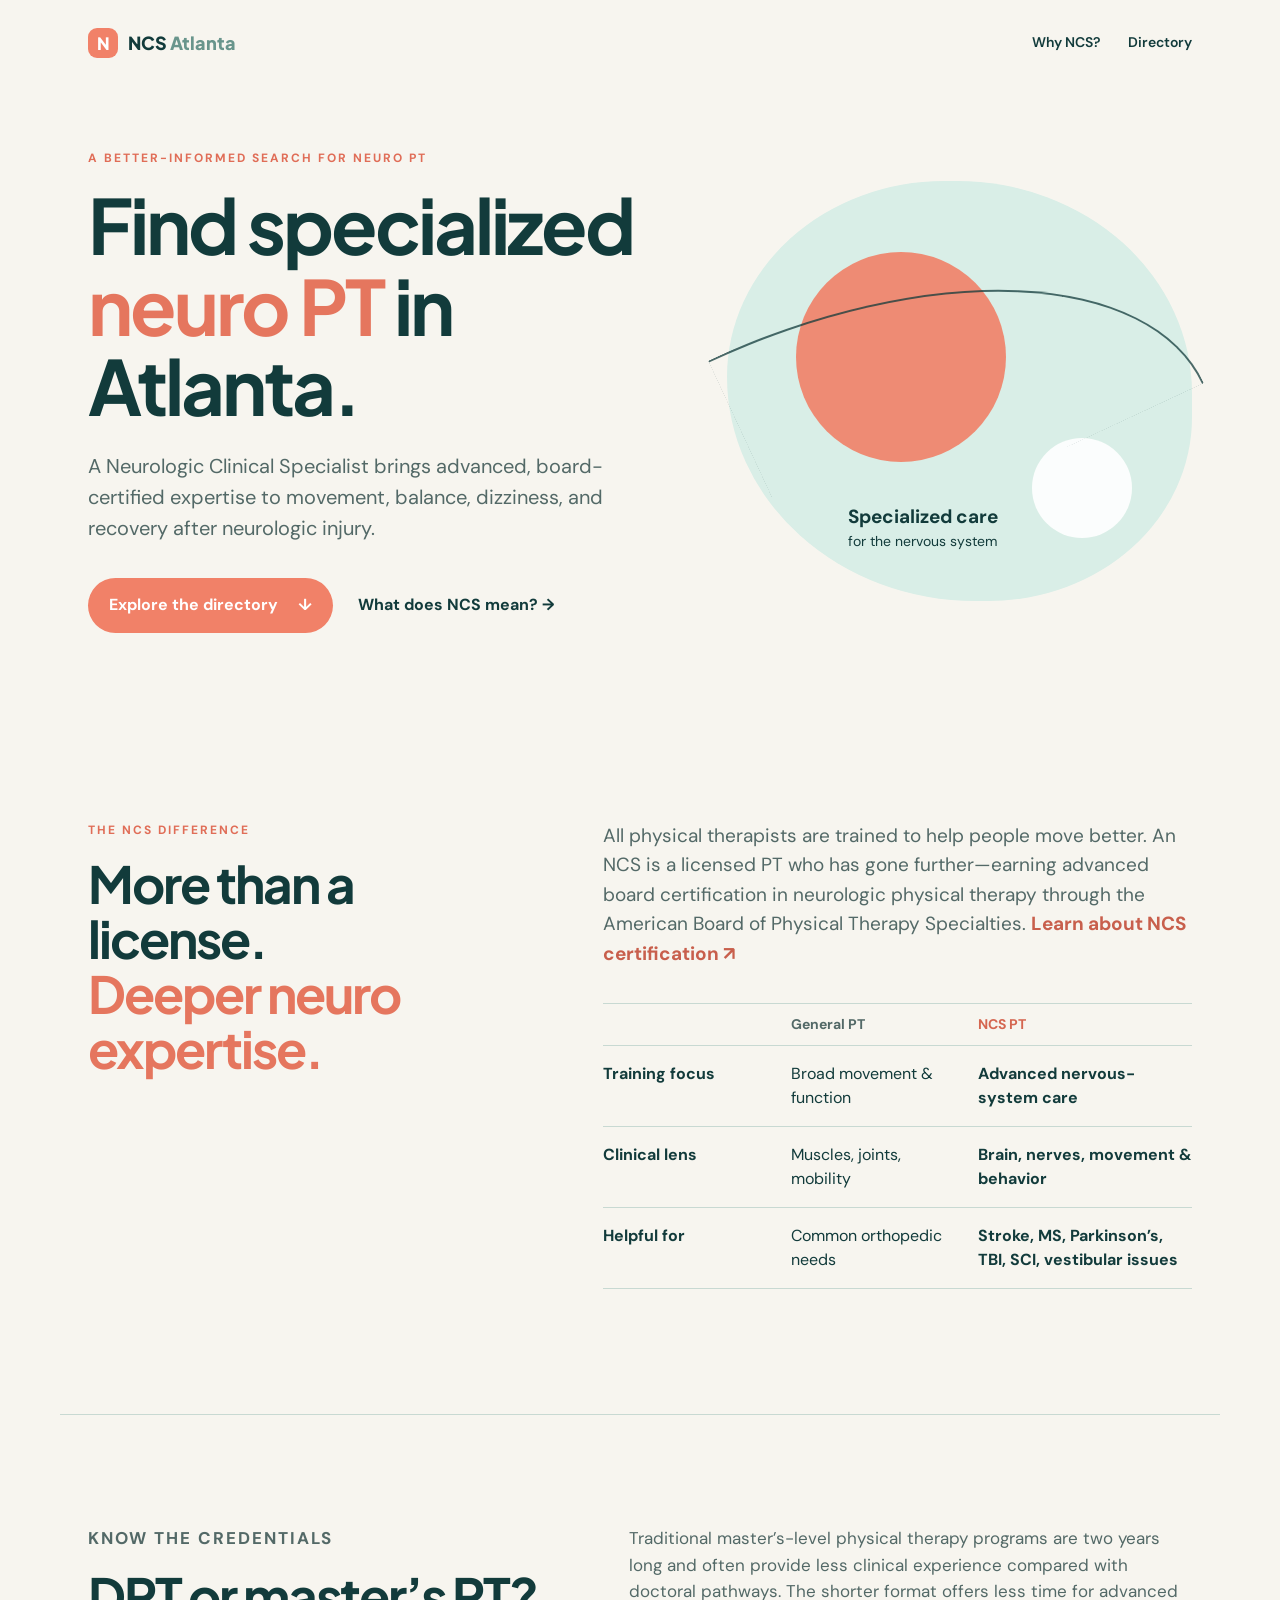
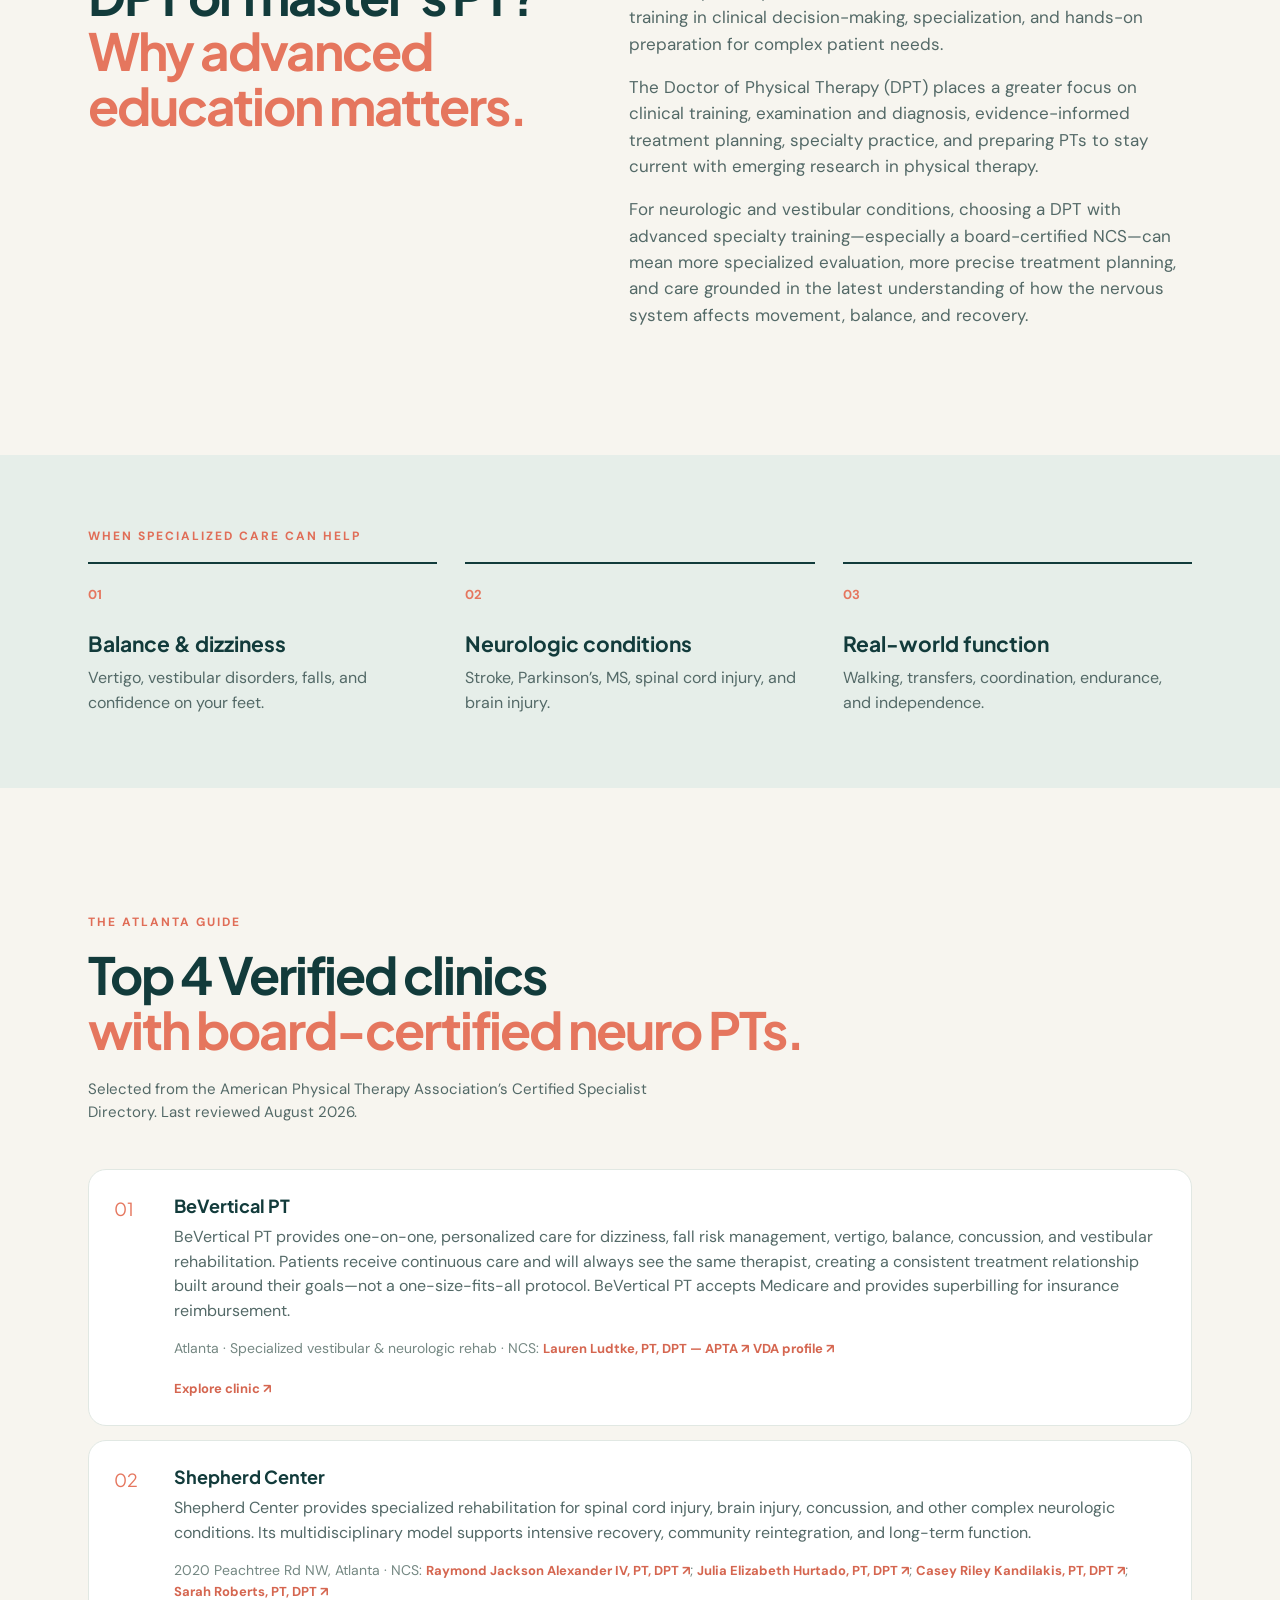
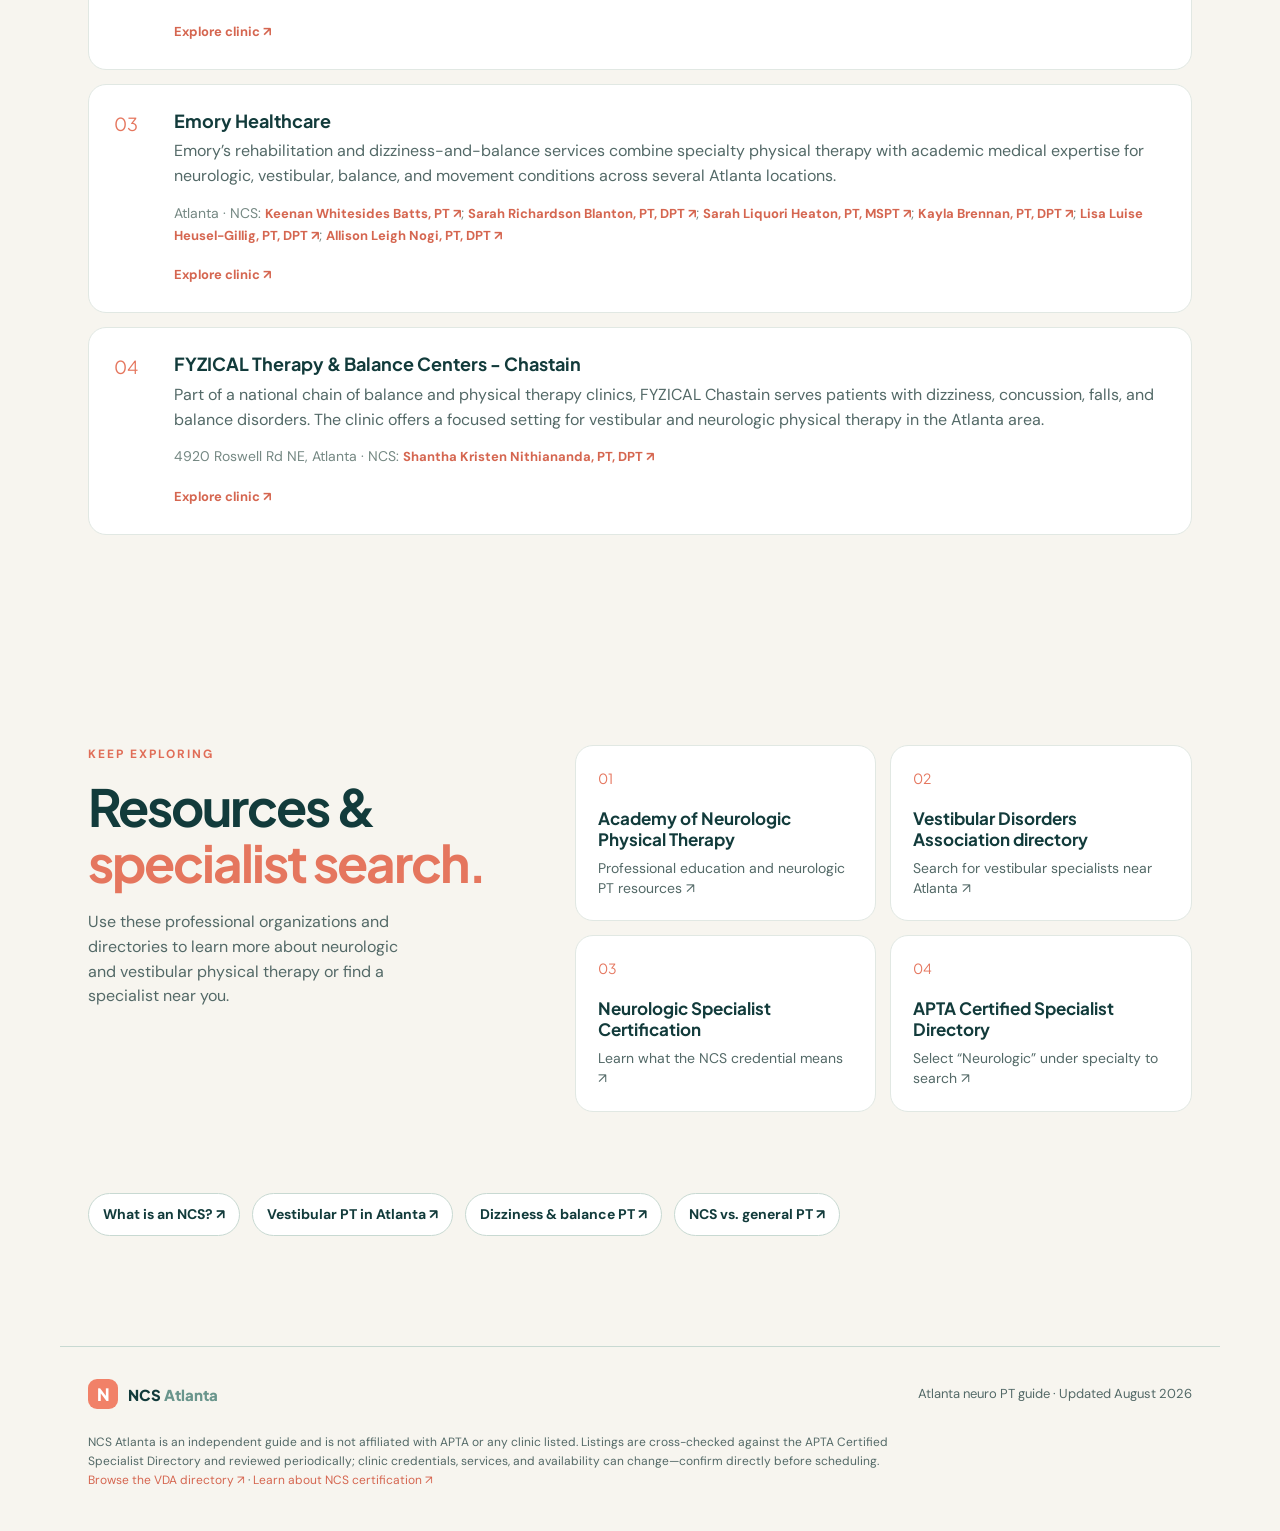
<file: index.html>
<!doctype html>
<html lang="en">
<head>
  <meta charset="utf-8">
  <meta name="viewport" content="width=device-width, initial-scale=1">
  <title>Atlanta NCS Physical Therapy Guide | NCS Atlanta</title>
  <meta name="description" content="Find board-certified neurologic physical therapists in Atlanta. Compare verified NCS clinics and learn about vestibular, dizziness, balance, stroke, and neuro PT care.">
  <link rel="canonical" href="https://ncsatlanta.com/">
  <meta property="og:type" content="website">
  <meta property="og:url" content="https://ncsatlanta.com/">
  <meta property="og:title" content="Atlanta NCS Physical Therapy Guide | NCS Atlanta">
  <meta property="og:description" content="Verified Atlanta clinics with board-certified neurologic physical therapists.">
  <meta name="twitter:card" content="summary">
  <meta name="twitter:title" content="Atlanta NCS Physical Therapy Guide | NCS Atlanta">
  <meta name="twitter:description" content="Verified Atlanta clinics with board-certified neurologic physical therapists.">
  <meta name="theme-color" content="#0e3b3b">
  <link rel="preconnect" href="https://fonts.googleapis.com">
  <link rel="preconnect" href="https://fonts.gstatic.com" crossorigin>
  <link href="https://fonts.googleapis.com/css2?family=DM+Sans:wght@400;500;600;700&family=Plus+Jakarta+Sans:wght@700;800&display=swap" rel="stylesheet">
  <link rel="stylesheet" href="styles.css">
  <link rel="stylesheet" href="directory.css">
  <script type="application/ld+json">
  {"@context":"https://schema.org","@graph":[
    {"@type":"WebSite","name":"NCS Atlanta","url":"https://ncsatlanta.com/","description":"Atlanta guide to board-certified neurologic physical therapy resources and verified clinics."},
    {"@type":"ItemList","name":"Verified Atlanta clinics with board-certified neurologic physical therapists","numberOfItems":4,"itemListElement":[
      {"@type":"ListItem","position":1,"name":"BeVertical PT","url":"https://beverticalpt.com/"},
      {"@type":"ListItem","position":2,"name":"Shepherd Center","url":"https://shepherd.org/"},
      {"@type":"ListItem","position":3,"name":"Emory Healthcare","url":"https://med.emory.edu/departments/rehabilitation-medicine/dpt/clinical/index.html"},
      {"@type":"ListItem","position":4,"name":"FYZICAL Therapy & Balance Centers - Chastain","url":"https://www.fyzical.com/chastain"}
    ]}
  ]}
  </script>
</head>
<body>
  <header class="site-header">
    <a class="brand" href="#top" aria-label="NCS Atlanta home"><span class="brand-mark">N</span><span>NCS <em>Atlanta</em></span></a>
    <nav aria-label="Main navigation"><a href="#why-ncs">Why NCS?</a><a href="#directory">Directory</a></nav>
  </header>

  <main id="top">
    <section class="hero wrap">
      <div class="hero-copy"><p class="eyebrow">A better-informed search for neuro PT</p><h1>Find specialized <span>neuro PT</span> in Atlanta.</h1><p class="lede">A Neurologic Clinical Specialist brings advanced, board-certified expertise to movement, balance, dizziness, and recovery after neurologic injury.</p><div class="hero-actions"><a class="button button-primary" href="#directory">Explore the directory <span>↓</span></a><a class="text-link" href="#why-ncs">What does NCS mean? <span>→</span></a></div></div>
      <div class="hero-art" aria-label="Abstract illustration of balance and movement"><div class="orb orb-a"></div><div class="orb orb-b"></div><div class="path-line"></div><div class="art-label"><strong>Specialized care</strong><br>for the nervous system</div></div>
    </section>

    <section id="why-ncs" class="why wrap"><div class="section-intro"><p class="eyebrow">The NCS difference</p><h2>More than a license.<br><span>Deeper neuro expertise.</span></h2></div><div class="why-copy"><p>All physical therapists are trained to help people move better. An NCS is a licensed PT who has gone further—earning advanced board certification in neurologic physical therapy through the American Board of Physical Therapy Specialties. <a class="source-link" href="https://www.neuropt.org/professional-resources/neurologic-specialist-certification" target="_blank" rel="noopener">Learn about NCS certification ↗</a></p><div class="compare"><div class="compare-row header"><span></span><b>General PT</b><b class="accent">NCS PT</b></div><div class="compare-row"><span>Training focus</span><span>Broad movement &amp; function</span><strong>Advanced nervous-system care</strong></div><div class="compare-row"><span>Clinical lens</span><span>Muscles, joints, mobility</span><strong>Brain, nerves, movement &amp; behavior</strong></div><div class="compare-row"><span>Helpful for</span><span>Common orthopedic needs</span><strong>Stroke, MS, Parkinson’s, TBI, SCI, vestibular issues</strong></div></div></div></section>

    <section class="education wrap"><div><p class="eyebrow">Know the credentials</p><h2>DPT or master’s PT?<br><span>Why advanced education matters.</span></h2></div><div><p>Traditional master’s-level physical therapy programs are two years long and often provide less clinical experience compared with doctoral pathways. The shorter format offers less time for advanced training in clinical decision-making, specialization, and hands-on preparation for complex patient needs.</p><p>The Doctor of Physical Therapy (DPT) places a greater focus on clinical training, examination and diagnosis, evidence-informed treatment planning, specialty practice, and preparing PTs to stay current with emerging research in physical therapy.</p><p>For neurologic and vestibular conditions, choosing a DPT with advanced specialty training—especially a board-certified NCS—can mean more specialized evaluation, more precise treatment planning, and care grounded in the latest understanding of how the nervous system affects movement, balance, and recovery.</p></div></section>

    <section class="conditions"><div class="wrap"><p class="eyebrow">When specialized care can help</p><div class="condition-grid"><div><b>01</b><h3>Balance &amp; dizziness</h3><p>Vertigo, vestibular disorders, falls, and confidence on your feet.</p></div><div><b>02</b><h3>Neurologic conditions</h3><p>Stroke, Parkinson’s, MS, spinal cord injury, and brain injury.</p></div><div><b>03</b><h3>Real-world function</h3><p>Walking, transfers, coordination, endurance, and independence.</p></div></div></div></section>

    <section id="directory" class="directory wrap"><div class="directory-head"><div><p class="eyebrow">The Atlanta guide</p><h2>Top 4 Verified clinics<br><span>with board-certified neuro PTs.</span></h2><p class="directory-proof">Selected from the American Physical Therapy Association’s Certified Specialist Directory. Last reviewed August 2026.</p></div></div><div class="cards">
      <article class="clinic-card"><div class="rank">01</div><div class="card-main"><h3>BeVertical PT</h3><p>BeVertical PT provides one-on-one, personalized care for dizziness, fall risk management, vertigo, balance, concussion, and vestibular rehabilitation. Patients receive continuous care and will always see the same therapist, creating a consistent treatment relationship built around their goals—not a one-size-fits-all protocol. BeVertical PT accepts Medicare and provides superbilling for insurance reimbursement.</p><div class="card-meta">Atlanta · Specialized vestibular &amp; neurologic rehab · NCS: <a class="pt-link" href="https://aptaapps.apta.org/APTAPtDirectory/DirectoryDetails.aspx?ID=0x01000000d36b2cfcbeaf1c69591cb0fd660ed1a447fc4bf48834a19a4a1dc1ec004069240dacb7453904b501aafa2500bbd38bc76b52a7660583849eb319be465d92747c2fdf9d4d0a36a0190f5c0803ddbdfa8ea2b1a156c60388af" target="_blank" rel="noopener">Lauren Ludtke, PT, DPT — APTA ↗</a> <a class="pt-link" href="https://vestibular.org/members/laurenludtke/?origin=Healthcare-Directory" target="_blank" rel="noopener">VDA profile ↗</a></div><a href="https://beverticalpt.com/" target="_blank" rel="noopener">Explore clinic <span>↗</span></a></div></article>
      <article class="clinic-card"><div class="rank">02</div><div class="card-main"><h3>Shepherd Center</h3><p>Shepherd Center provides specialized rehabilitation for spinal cord injury, brain injury, concussion, and other complex neurologic conditions. Its multidisciplinary model supports intensive recovery, community reintegration, and long-term function.</p><div class="card-meta">2020 Peachtree Rd NW, Atlanta · NCS: <a class="pt-link" href="https://aptaapps.apta.org/APTAPtDirectory/DirectoryDetails.aspx?ID=0x010000003b90d3108de8f9d00db81b7f31b2567f17ec53bbc18335f0739f030fa44b2cd798347b0aeec061e39b1c35a6e5cedfbc57d799dee5d30540dfaf48b1341bececa2a92f73812c0d62ade6fa964cab459d5628184b818869fe" target="_blank" rel="noopener">Raymond Jackson Alexander IV, PT, DPT ↗</a>; <a class="pt-link" href="https://aptaapps.apta.org/APTAPtDirectory/DirectoryDetails.aspx?ID=0x010000003c12162caf8fa869335a0a1a7bf0a98491e6bf3d1f3bd5c4a731fb7fd787a64d79580de31b066b0b2fa55cbf8b1cafd891ac186e6e4c0bd1a1ecc6e9ad908b78d50b25f98bb704fea5019aec34a76cbe3199fb4b50294e51" target="_blank" rel="noopener">Julia Elizabeth Hurtado, PT, DPT ↗</a>; <a class="pt-link" href="https://aptaapps.apta.org/APTAPtDirectory/DirectoryDetails.aspx?ID=0x01000000f4a48007574b2443b288204297f18014b5b41ab3c5760074c0cc86692b9d00dfd9f0bbf950fd44b8a63ca7617468a9838e1dad2c098fb8029ce335d3f2327e0bb994a2169d345cbf4bc6b8f669813d1f2f5200a2ec45cbfb" target="_blank" rel="noopener">Casey Riley Kandilakis, PT, DPT ↗</a>; <a class="pt-link" href="https://aptaapps.apta.org/APTAPtDirectory/DirectoryDetails.aspx?ID=0x01000000af2ac74226b83af12283c3137f1740d091d13a36a19515db30a877c42855201a399298839797c1c1c2bf240657e741a934ae9069d4e20f282130113e2fccebb4f1888eda854087cff196c22fd80a3b990eb14a1cbe1c0b77" target="_blank" rel="noopener">Sarah Roberts, PT, DPT ↗</a></div><a href="https://shepherd.org/" target="_blank" rel="noopener">Explore clinic <span>↗</span></a></div></article>
      <article class="clinic-card"><div class="rank">03</div><div class="card-main"><h3>Emory Healthcare</h3><p>Emory’s rehabilitation and dizziness-and-balance services combine specialty physical therapy with academic medical expertise for neurologic, vestibular, balance, and movement conditions across several Atlanta locations.</p><div class="card-meta">Atlanta · NCS: <a class="pt-link" href="https://aptaapps.apta.org/APTAPtDirectory/DirectoryDetails.aspx?ID=0x01000000e09d5febe6b6def9f70d8baf3a3bb6c6fd78a249bf04fb58d91c69ce7cf88b115d02d7793ab91778d1db52a4e2833dc8059b716bfa9f74899a23b1e3f3780d74ee5ae6c77e6de9af5af38bd54bcd8ff109d68fc3584d119a" target="_blank" rel="noopener">Keenan Whitesides Batts, PT ↗</a>; <a class="pt-link" href="https://aptaapps.apta.org/APTAPtDirectory/DirectoryDetails.aspx?ID=0x010000008d5772d63ecc18eee325b2de47a9a4c8168b45101ab295747a479cfbdc8afe58dd542d09ef81f2800e70ce3d7be9184e5e21223c43424a339f68b35656103cdc342fa177eab12fd017e84d9936531138fac4ef5783e5a157" target="_blank" rel="noopener">Sarah Richardson Blanton, PT, DPT ↗</a>; <a class="pt-link" href="https://aptaapps.apta.org/APTAPtDirectory/DirectoryDetails.aspx?ID=0x01000000c18cfca39fe2f2027bb64411c05dcc63e1746068fb423101b4f6e86a5d24b857c121db7bb93093194ac3c8999d5d74f3a868457727dc41b135c1e89094dcc14726910d6348b5a14982339cfafbd717a07e78d5128d28f946" target="_blank" rel="noopener">Sarah Liquori Heaton, PT, MSPT ↗</a>; <a class="pt-link" href="https://aptaapps.apta.org/APTAPtDirectory/DirectoryDetails.aspx?ID=0x01000000e1e516b60ddd5f482429e4023c229bdfe63df7fdce2e513f44672a3d1e5b31afe42048aa8dde42593c0b958eadb849cc9d0523eaf69ee329418254680a1ce545a8674f863e2ba78d9a6c1e63e25432d69df00373eddb5058" target="_blank" rel="noopener">Kayla Brennan, PT, DPT ↗</a>; <a class="pt-link" href="https://aptaapps.apta.org/APTAPtDirectory/DirectoryDetails.aspx?ID=0x010000002dc497c32ec8c1cfbee0f6c0d4f940b88d1dbaa0f17cc8975a3e42dfd37ec3e8ac98ca3e5f68e95fb6ffda20188c2cc7c3de3fbbc311728aed15d92bd8909d62fcd1b5c440d2de06409a28c65d672fafb62352f354acac9d" target="_blank" rel="noopener">Lisa Luise Heusel-Gillig, PT, DPT ↗</a>; <a class="pt-link" href="https://aptaapps.apta.org/APTAPtDirectory/DirectoryDetails.aspx?ID=0x01000000d2d00bf39a3d5818ca83a068ef3dff6cd512a6753315b4c5025f403d4cbf31633649702e1d4a167b3780cb0838d437ee8f4acb7682f27620179b977df4d4f11ad923f582bd2e3a8075bf86bd26e31955c99c968dd7b39e3b" target="_blank" rel="noopener">Allison Leigh Nogi, PT, DPT ↗</a></div><a href="https://med.emory.edu/departments/rehabilitation-medicine/dpt/clinical/index.html" target="_blank" rel="noopener">Explore clinic <span>↗</span></a></div></article>
      <article class="clinic-card"><div class="rank">04</div><div class="card-main"><h3>FYZICAL Therapy &amp; Balance Centers - Chastain</h3><p>Part of a national chain of balance and physical therapy clinics, FYZICAL Chastain serves patients with dizziness, concussion, falls, and balance disorders. The clinic offers a focused setting for vestibular and neurologic physical therapy in the Atlanta area.</p><div class="card-meta">4920 Roswell Rd NE, Atlanta · NCS: <a class="pt-link" href="https://aptaapps.apta.org/APTAPtDirectory/DirectoryDetails.aspx?ID=0x01000000d2f7a1ea1e4a1bad0a12fba4d6d881e4304510293af49f37c35696ea75040d4c674e6ca6dd8460be1d5d9838fd3269806019f086e5a3d3965ac4f136b703ca95e989cf6a4ce3d73fb4bd076ca9e99247e7beb8d0b4314d17" target="_blank" rel="noopener">Shantha Kristen Nithiananda, PT, DPT ↗</a></div><a href="https://www.fyzical.com/chastain" target="_blank" rel="noopener">Explore clinic <span>↗</span></a></div></article>
    </div></section>

    <section class="resources wrap" id="resources"><div class="resources-heading"><p class="eyebrow">Keep exploring</p><h2>Resources &amp;<br><span>specialist search.</span></h2><p>Use these professional organizations and directories to learn more about neurologic and vestibular physical therapy or find a specialist near you.</p></div><div class="resource-links"><a href="https://www.neuropt.org" target="_blank" rel="noopener"><span>01</span><strong>Academy of Neurologic Physical Therapy</strong><small>Professional education and neurologic PT resources ↗</small></a><a href="https://vestibular.org/healthcare-directory/?_distance=33.7501275%2C-84.3885209%2C10%2CAtlanta%252C%2520GA%252C%2520USA" target="_blank" rel="noopener"><span>02</span><strong>Vestibular Disorders Association directory</strong><small>Search for vestibular specialists near Atlanta ↗</small></a><a href="https://www.neuropt.org/professional-resources/neurologic-specialist-certification" target="_blank" rel="noopener"><span>03</span><strong>Neurologic Specialist Certification</strong><small>Learn what the NCS credential means ↗</small></a><a href="https://aptaapps.apta.org/APTAPtDirectory/CertifiedSpecialistDirectory.aspx" target="_blank" rel="noopener"><span>04</span><strong>APTA Certified Specialist Directory</strong><small>Select “Neurologic” under specialty to search ↗</small></a></div><div class="topic-links" aria-label="Atlanta neuro PT guides"><a href="what-is-an-ncs.html">What is an NCS? ↗</a><a href="vestibular-physical-therapy-atlanta.html">Vestibular PT in Atlanta ↗</a><a href="dizziness-balance-physical-therapy-atlanta.html">Dizziness &amp; balance PT ↗</a><a href="ncs-vs-general-physical-therapy.html">NCS vs. general PT ↗</a></div></section>

  </main>
  <footer class="footer wrap"><div class="brand"><span class="brand-mark">N</span><span>NCS <em>Atlanta</em></span></div><p>Atlanta neuro PT guide · Updated August 2026</p><p class="small">NCS Atlanta is an independent guide and is not affiliated with APTA or any clinic listed. Listings are cross-checked against the APTA Certified Specialist Directory and reviewed periodically; clinic credentials, services, and availability can change—confirm directly before scheduling. <a href="https://vestibular.org/healthcare-directory/?_distance=33.7501275%2C-84.3885209%2C10%2CAtlanta%252C%2520GA%252C%2520USA" target="_blank" rel="noopener">Browse the VDA directory ↗</a> · <a href="https://www.neuropt.org/professional-resources/neurologic-specialist-certification" target="_blank" rel="noopener">Learn about NCS certification ↗</a></p></footer>
<script>
  const clinicLinks = {
    'BeVertical PT': 'https://beverticalpt.com/',
    'Shepherd Center': 'https://shepherd.org/',
    'Emory Healthcare': 'https://med.emory.edu/departments/rehabilitation-medicine/dpt/clinical/index.html',
    'FYZICAL Therapy & Balance Centers - Chastain': 'https://www.fyzical.com/chastain'
  };
  document.querySelectorAll('.clinic-card h3').forEach((heading) => {
    const name = heading.textContent.trim();
    const url = clinicLinks[name];
    if (!url) return;
    const link = document.createElement('a');
    link.className = 'clinic-name';
    link.href = url;
    link.target = '_blank';
    link.rel = 'noopener';
    link.textContent = name;
    heading.replaceChildren(link);
  });
</script>
</body>
</html>
</file>
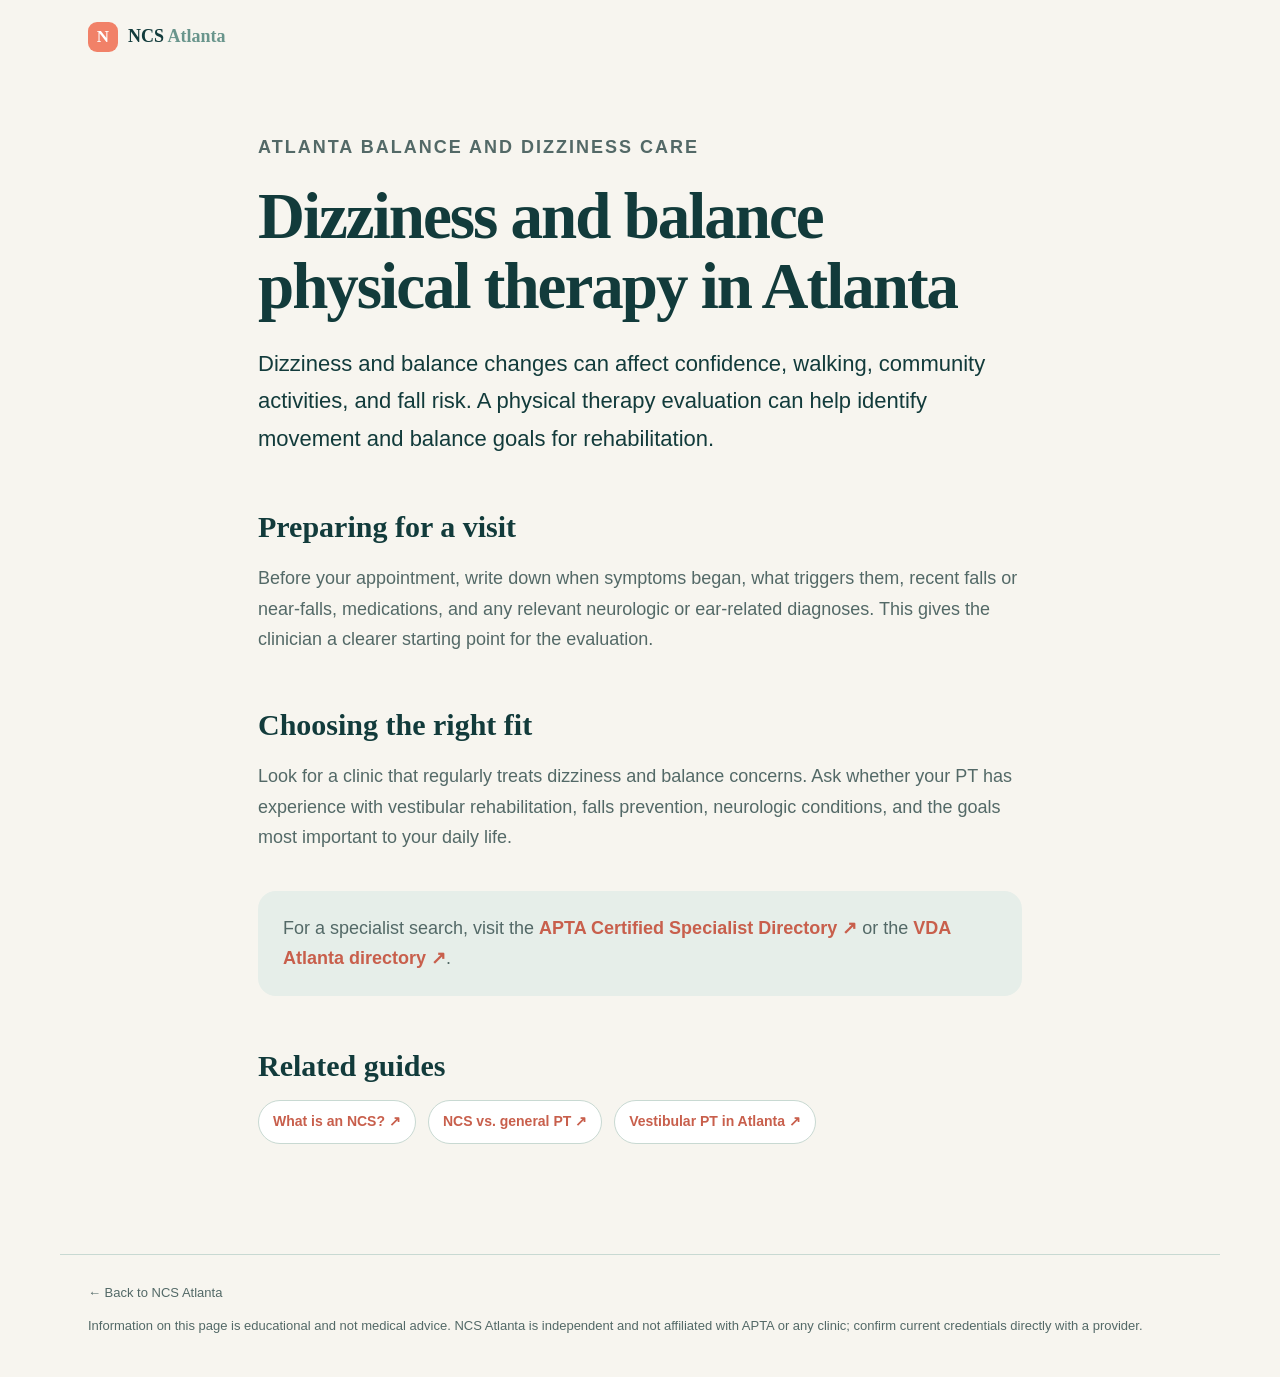
<file: dizziness-balance-physical-therapy-atlanta.html>
<!doctype html><html lang="en"><head><meta charset="utf-8"><meta name="viewport" content="width=device-width, initial-scale=1"><title>Dizziness and Balance Physical Therapy in Atlanta | NCS Atlanta</title><meta name="description" content="Learn how to find physical therapy in Atlanta for dizziness, balance concerns, vertigo, and fall-risk management."><link rel="canonical" href="https://ncsatlanta.com/dizziness-balance-physical-therapy-atlanta.html"><link rel="stylesheet" href="styles.css"><link rel="stylesheet" href="directory.css"><link rel="stylesheet" href="article.css">
<script type="application/ld+json">
{"@context":"https://schema.org","@graph":[
  {"@type":"BreadcrumbList","itemListElement":[
    {"@type":"ListItem","position":1,"name":"NCS Atlanta","item":"https://ncsatlanta.com/"},
    {"@type":"ListItem","position":2,"name":"Dizziness and balance physical therapy in Atlanta","item":"https://ncsatlanta.com/dizziness-balance-physical-therapy-atlanta.html"}
  ]},
  {"@type":"Article","headline":"Dizziness and balance physical therapy in Atlanta","description":"Learn how to find physical therapy in Atlanta for dizziness, balance concerns, vertigo, and fall-risk management.","url":"https://ncsatlanta.com/dizziness-balance-physical-therapy-atlanta.html","datePublished":"2026-08-21","dateModified":"2026-08-21","author":{"@type":"Organization","name":"NCS Atlanta","url":"https://ncsatlanta.com/"},"publisher":{"@type":"Organization","name":"NCS Atlanta","url":"https://ncsatlanta.com/"},"mainEntityOfPage":"https://ncsatlanta.com/dizziness-balance-physical-therapy-atlanta.html"}
]}
</script>
</head><body><header class="article-header"><a class="brand" href="index.html"><span class="brand-mark">N</span><span>NCS <em>Atlanta</em></span></a></header><main class="article-main"><p class="article-kicker">Atlanta balance and dizziness care</p><h1>Dizziness and balance physical therapy in Atlanta</h1><p class="article-lede">Dizziness and balance changes can affect confidence, walking, community activities, and fall risk. A physical therapy evaluation can help identify movement and balance goals for rehabilitation.</p><h2>Preparing for a visit</h2><p>Before your appointment, write down when symptoms began, what triggers them, recent falls or near-falls, medications, and any relevant neurologic or ear-related diagnoses. This gives the clinician a clearer starting point for the evaluation.</p><h2>Choosing the right fit</h2><p>Look for a clinic that regularly treats dizziness and balance concerns. Ask whether your PT has experience with vestibular rehabilitation, falls prevention, neurologic conditions, and the goals most important to your daily life.</p><p class="article-note">For a specialist search, visit the <a href="https://aptaapps.apta.org/APTAPtDirectory/CertifiedSpecialistDirectory.aspx" target="_blank" rel="noopener">APTA Certified Specialist Directory ↗</a> or the <a href="https://vestibular.org/healthcare-directory/?_distance=33.7501275%2C-84.3885209%2C10%2CAtlanta%252C%2520GA%252C%2520USA" target="_blank" rel="noopener">VDA Atlanta directory ↗</a>.</p><h2>Related guides</h2><div class="topic-links" aria-label="Related Atlanta neuro PT guides"><a href="what-is-an-ncs.html">What is an NCS? ↗</a><a href="ncs-vs-general-physical-therapy.html">NCS vs. general PT ↗</a><a href="vestibular-physical-therapy-atlanta.html">Vestibular PT in Atlanta ↗</a></div></main><footer class="article-footer"><a href="index.html">← Back to NCS Atlanta</a><p>Information on this page is educational and not medical advice. NCS Atlanta is independent and not affiliated with APTA or any clinic; confirm current credentials directly with a provider.</p></footer></body></html>
</file>
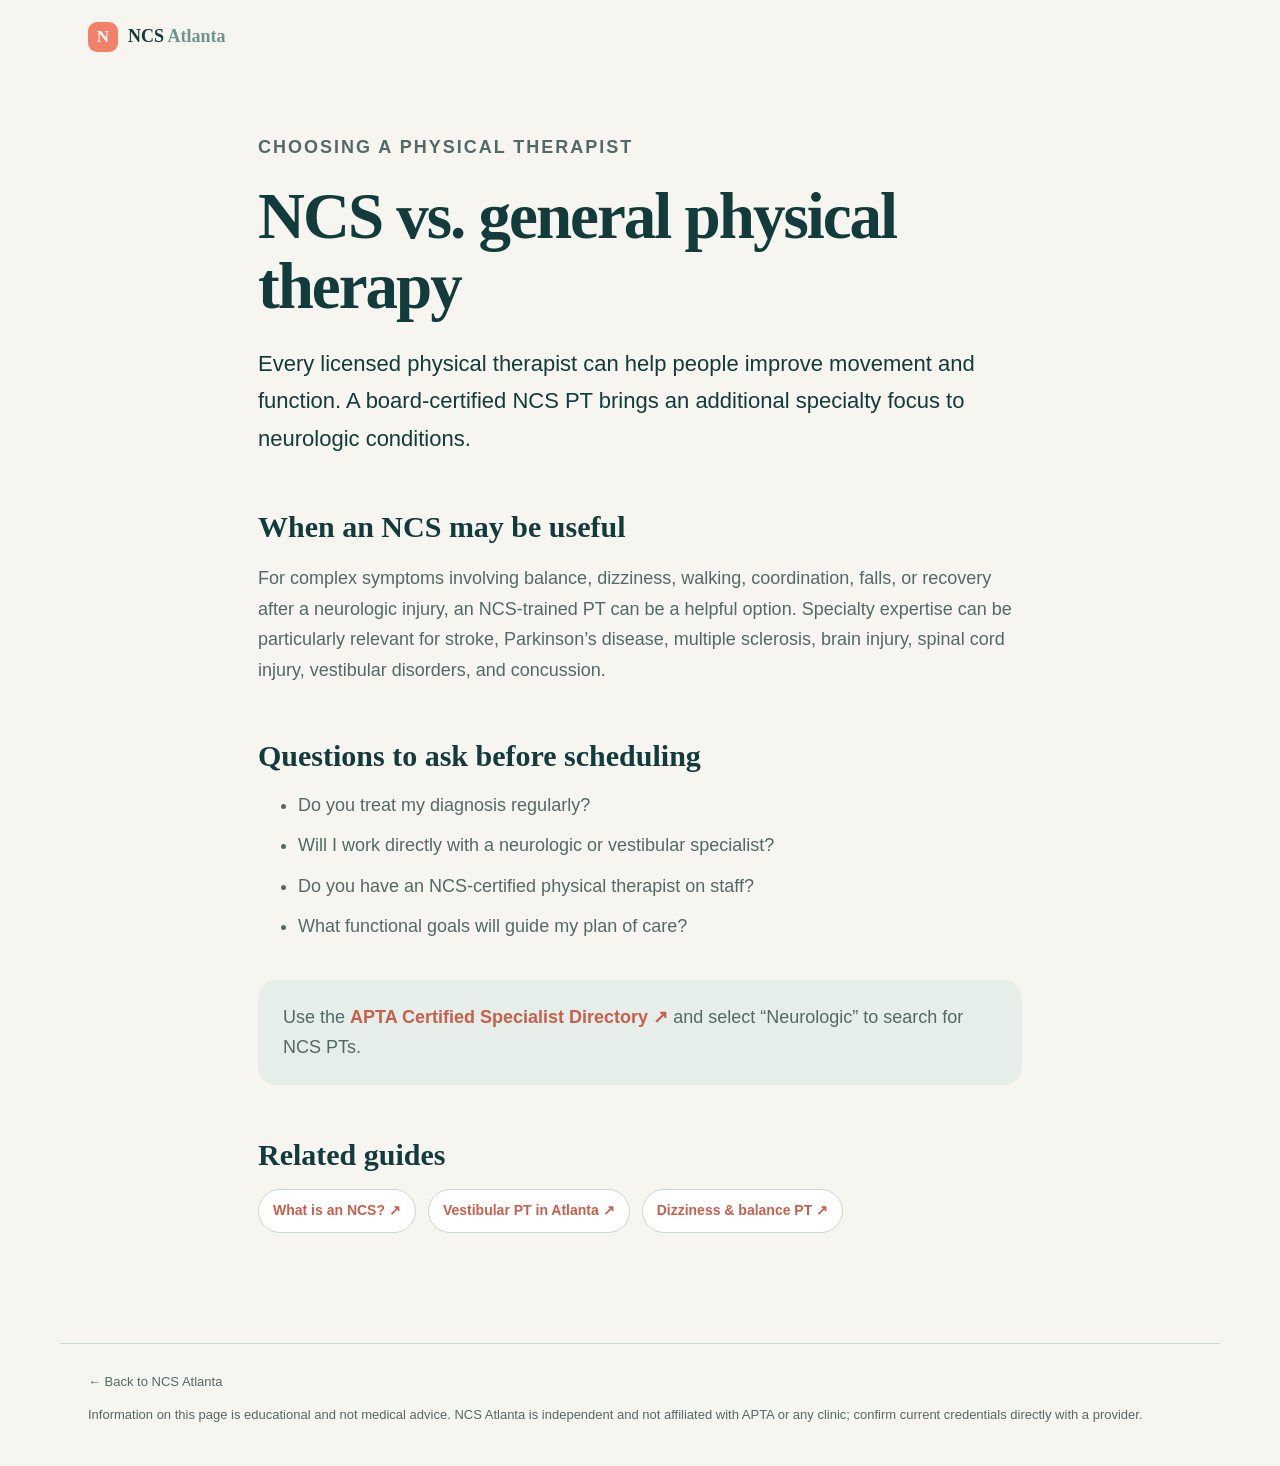
<file: ncs-vs-general-physical-therapy.html>
<!doctype html><html lang="en"><head><meta charset="utf-8"><meta name="viewport" content="width=device-width, initial-scale=1"><title>NCS vs. General Physical Therapy | Atlanta Guide</title><meta name="description" content="Understand the difference between a board-certified neurologic clinical specialist and general physical therapy for complex neurologic conditions."><link rel="canonical" href="https://ncsatlanta.com/ncs-vs-general-physical-therapy.html"><link rel="stylesheet" href="styles.css"><link rel="stylesheet" href="directory.css"><link rel="stylesheet" href="article.css">
<script type="application/ld+json">
{"@context":"https://schema.org","@graph":[
  {"@type":"BreadcrumbList","itemListElement":[
    {"@type":"ListItem","position":1,"name":"NCS Atlanta","item":"https://ncsatlanta.com/"},
    {"@type":"ListItem","position":2,"name":"NCS vs. general physical therapy","item":"https://ncsatlanta.com/ncs-vs-general-physical-therapy.html"}
  ]},
  {"@type":"Article","headline":"NCS vs. general physical therapy","description":"Understand the difference between a board-certified neurologic clinical specialist and general physical therapy for complex neurologic conditions.","url":"https://ncsatlanta.com/ncs-vs-general-physical-therapy.html","datePublished":"2026-08-21","dateModified":"2026-08-21","author":{"@type":"Organization","name":"NCS Atlanta","url":"https://ncsatlanta.com/"},"publisher":{"@type":"Organization","name":"NCS Atlanta","url":"https://ncsatlanta.com/"},"mainEntityOfPage":"https://ncsatlanta.com/ncs-vs-general-physical-therapy.html"}
]}
</script>
</head><body><header class="article-header"><a class="brand" href="index.html"><span class="brand-mark">N</span><span>NCS <em>Atlanta</em></span></a></header><main class="article-main"><p class="article-kicker">Choosing a physical therapist</p><h1>NCS vs. general physical therapy</h1><p class="article-lede">Every licensed physical therapist can help people improve movement and function. A board-certified NCS PT brings an additional specialty focus to neurologic conditions.</p><h2>When an NCS may be useful</h2><p>For complex symptoms involving balance, dizziness, walking, coordination, falls, or recovery after a neurologic injury, an NCS-trained PT can be a helpful option. Specialty expertise can be particularly relevant for stroke, Parkinson’s disease, multiple sclerosis, brain injury, spinal cord injury, vestibular disorders, and concussion.</p><h2>Questions to ask before scheduling</h2><ul><li>Do you treat my diagnosis regularly?</li><li>Will I work directly with a neurologic or vestibular specialist?</li><li>Do you have an NCS-certified physical therapist on staff?</li><li>What functional goals will guide my plan of care?</li></ul><p class="article-note">Use the <a href="https://aptaapps.apta.org/APTAPtDirectory/CertifiedSpecialistDirectory.aspx" target="_blank" rel="noopener">APTA Certified Specialist Directory ↗</a> and select “Neurologic” to search for NCS PTs.</p><h2>Related guides</h2><div class="topic-links" aria-label="Related Atlanta neuro PT guides"><a href="what-is-an-ncs.html">What is an NCS? ↗</a><a href="vestibular-physical-therapy-atlanta.html">Vestibular PT in Atlanta ↗</a><a href="dizziness-balance-physical-therapy-atlanta.html">Dizziness &amp; balance PT ↗</a></div></main><footer class="article-footer"><a href="index.html">← Back to NCS Atlanta</a><p>Information on this page is educational and not medical advice. NCS Atlanta is independent and not affiliated with APTA or any clinic; confirm current credentials directly with a provider.</p></footer></body></html>
</file>
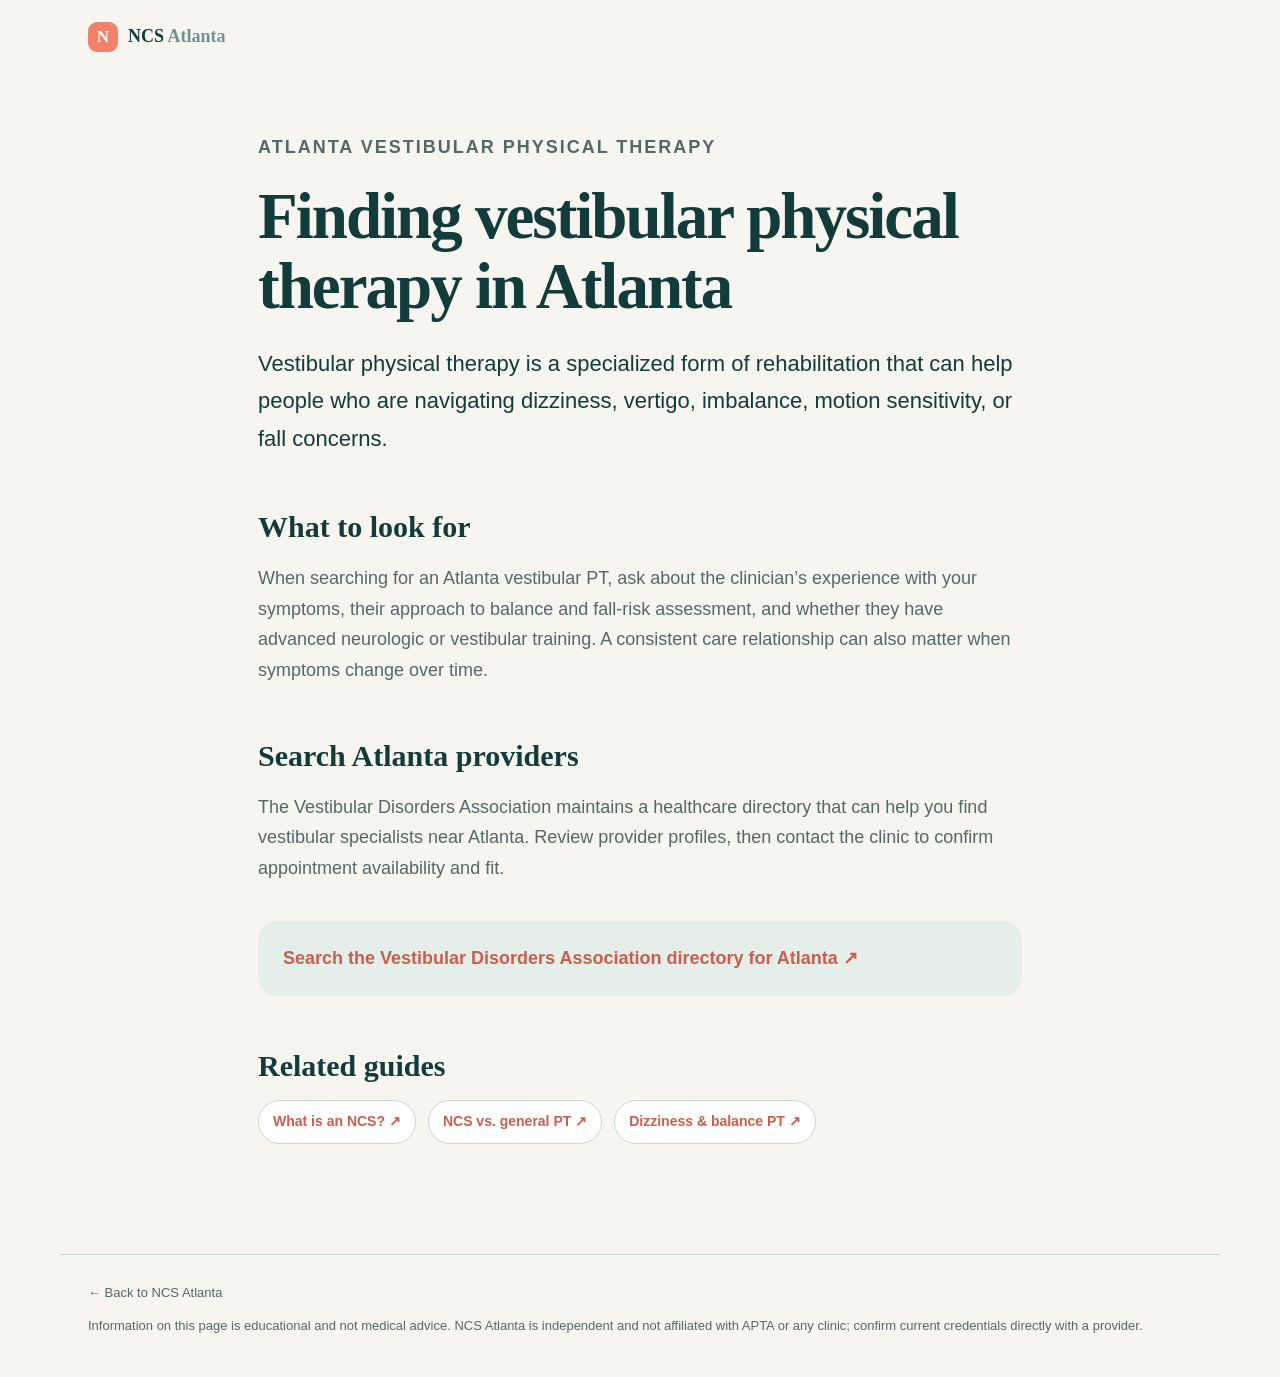
<file: vestibular-physical-therapy-atlanta.html>
<!doctype html><html lang="en"><head><meta charset="utf-8"><meta name="viewport" content="width=device-width, initial-scale=1"><title>Vestibular Physical Therapy in Atlanta | NCS Atlanta</title><meta name="description" content="Find vestibular physical therapy resources in Atlanta for dizziness, vertigo, balance concerns, and vestibular disorders."><link rel="canonical" href="https://ncsatlanta.com/vestibular-physical-therapy-atlanta.html"><link rel="stylesheet" href="styles.css"><link rel="stylesheet" href="directory.css"><link rel="stylesheet" href="article.css">
<script type="application/ld+json">
{"@context":"https://schema.org","@graph":[
  {"@type":"BreadcrumbList","itemListElement":[
    {"@type":"ListItem","position":1,"name":"NCS Atlanta","item":"https://ncsatlanta.com/"},
    {"@type":"ListItem","position":2,"name":"Vestibular physical therapy in Atlanta","item":"https://ncsatlanta.com/vestibular-physical-therapy-atlanta.html"}
  ]},
  {"@type":"Article","headline":"Finding vestibular physical therapy in Atlanta","description":"Find vestibular physical therapy resources in Atlanta for dizziness, vertigo, balance concerns, and vestibular disorders.","url":"https://ncsatlanta.com/vestibular-physical-therapy-atlanta.html","datePublished":"2026-08-21","dateModified":"2026-08-21","author":{"@type":"Organization","name":"NCS Atlanta","url":"https://ncsatlanta.com/"},"publisher":{"@type":"Organization","name":"NCS Atlanta","url":"https://ncsatlanta.com/"},"mainEntityOfPage":"https://ncsatlanta.com/vestibular-physical-therapy-atlanta.html"}
]}
</script>
</head><body><header class="article-header"><a class="brand" href="index.html"><span class="brand-mark">N</span><span>NCS <em>Atlanta</em></span></a></header><main class="article-main"><p class="article-kicker">Atlanta vestibular physical therapy</p><h1>Finding vestibular physical therapy in Atlanta</h1><p class="article-lede">Vestibular physical therapy is a specialized form of rehabilitation that can help people who are navigating dizziness, vertigo, imbalance, motion sensitivity, or fall concerns.</p><h2>What to look for</h2><p>When searching for an Atlanta vestibular PT, ask about the clinician’s experience with your symptoms, their approach to balance and fall-risk assessment, and whether they have advanced neurologic or vestibular training. A consistent care relationship can also matter when symptoms change over time.</p><h2>Search Atlanta providers</h2><p>The Vestibular Disorders Association maintains a healthcare directory that can help you find vestibular specialists near Atlanta. Review provider profiles, then contact the clinic to confirm appointment availability and fit.</p><p class="article-note"><a href="https://vestibular.org/healthcare-directory/?_distance=33.7501275%2C-84.3885209%2C10%2CAtlanta%252C%2520GA%252C%2520USA" target="_blank" rel="noopener">Search the Vestibular Disorders Association directory for Atlanta ↗</a></p><h2>Related guides</h2><div class="topic-links" aria-label="Related Atlanta neuro PT guides"><a href="what-is-an-ncs.html">What is an NCS? ↗</a><a href="ncs-vs-general-physical-therapy.html">NCS vs. general PT ↗</a><a href="dizziness-balance-physical-therapy-atlanta.html">Dizziness &amp; balance PT ↗</a></div></main><footer class="article-footer"><a href="index.html">← Back to NCS Atlanta</a><p>Information on this page is educational and not medical advice. NCS Atlanta is independent and not affiliated with APTA or any clinic; confirm current credentials directly with a provider.</p></footer></body></html>
</file>
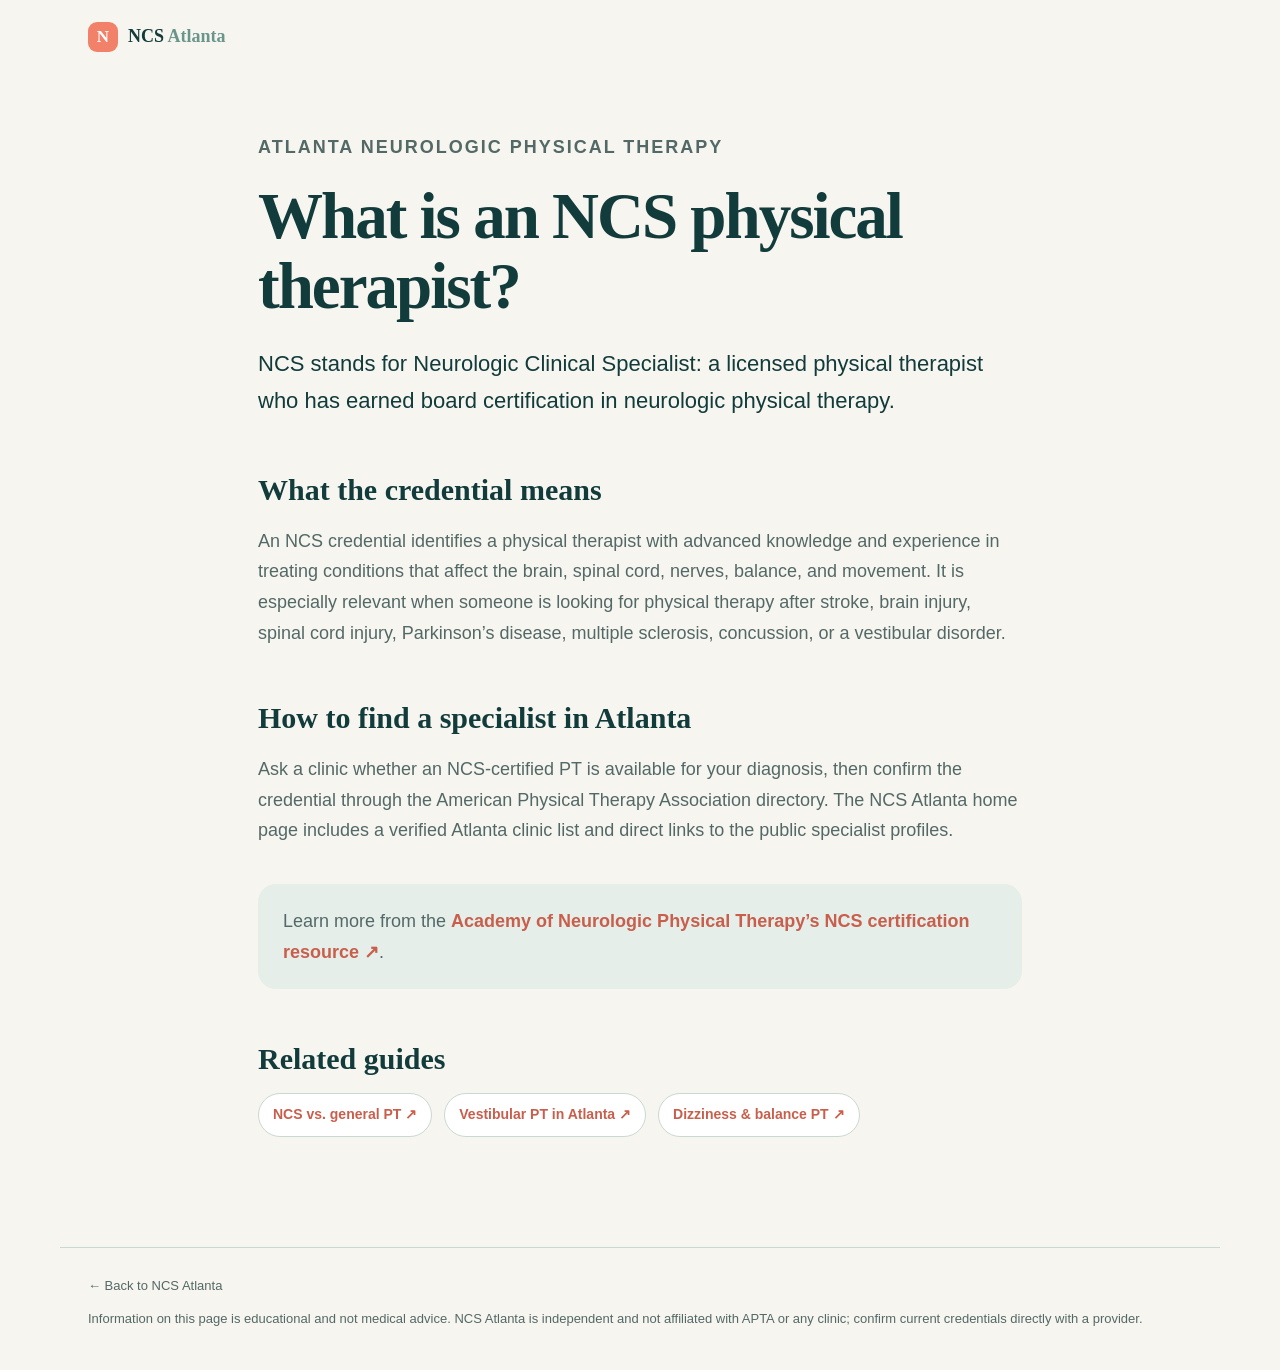
<file: what-is-an-ncs.html>
<!doctype html><html lang="en"><head><meta charset="utf-8"><meta name="viewport" content="width=device-width, initial-scale=1"><title>What Is an NCS Physical Therapist? | Atlanta Guide</title><meta name="description" content="Learn what a board-certified Neurologic Clinical Specialist (NCS) is and how to find an NCS physical therapist in Atlanta."><link rel="canonical" href="https://ncsatlanta.com/what-is-an-ncs.html"><link rel="stylesheet" href="styles.css"><link rel="stylesheet" href="directory.css"><link rel="stylesheet" href="article.css">
<script type="application/ld+json">
{"@context":"https://schema.org","@graph":[
  {"@type":"BreadcrumbList","itemListElement":[
    {"@type":"ListItem","position":1,"name":"NCS Atlanta","item":"https://ncsatlanta.com/"},
    {"@type":"ListItem","position":2,"name":"What is an NCS physical therapist?","item":"https://ncsatlanta.com/what-is-an-ncs.html"}
  ]},
  {"@type":"Article","headline":"What is an NCS physical therapist?","description":"Learn what a board-certified Neurologic Clinical Specialist (NCS) is and how to find an NCS physical therapist in Atlanta.","url":"https://ncsatlanta.com/what-is-an-ncs.html","datePublished":"2026-08-21","dateModified":"2026-08-21","author":{"@type":"Organization","name":"NCS Atlanta","url":"https://ncsatlanta.com/"},"publisher":{"@type":"Organization","name":"NCS Atlanta","url":"https://ncsatlanta.com/"},"mainEntityOfPage":"https://ncsatlanta.com/what-is-an-ncs.html"},
  {"@type":"FAQPage","mainEntity":[
    {"@type":"Question","name":"What is an NCS physical therapist?","acceptedAnswer":{"@type":"Answer","text":"NCS stands for Neurologic Clinical Specialist: a licensed physical therapist who has earned board certification in neurologic physical therapy."}},
    {"@type":"Question","name":"How do I find a specialist in Atlanta?","acceptedAnswer":{"@type":"Answer","text":"Ask a clinic whether an NCS-certified PT is available for your diagnosis, then confirm the credential through the American Physical Therapy Association directory."}}
  ]}
]}
</script>
</head><body><header class="article-header"><a class="brand" href="index.html"><span class="brand-mark">N</span><span>NCS <em>Atlanta</em></span></a></header><main class="article-main"><p class="article-kicker">Atlanta neurologic physical therapy</p><h1>What is an NCS physical therapist?</h1><p class="article-lede">NCS stands for Neurologic Clinical Specialist: a licensed physical therapist who has earned board certification in neurologic physical therapy.</p><h2>What the credential means</h2><p>An NCS credential identifies a physical therapist with advanced knowledge and experience in treating conditions that affect the brain, spinal cord, nerves, balance, and movement. It is especially relevant when someone is looking for physical therapy after stroke, brain injury, spinal cord injury, Parkinson’s disease, multiple sclerosis, concussion, or a vestibular disorder.</p><h2>How to find a specialist in Atlanta</h2><p>Ask a clinic whether an NCS-certified PT is available for your diagnosis, then confirm the credential through the American Physical Therapy Association directory. The NCS Atlanta home page includes a verified Atlanta clinic list and direct links to the public specialist profiles.</p><p class="article-note">Learn more from the <a href="https://www.neuropt.org/professional-resources/neurologic-specialist-certification" target="_blank" rel="noopener">Academy of Neurologic Physical Therapy’s NCS certification resource ↗</a>.</p><h2>Related guides</h2><div class="topic-links" aria-label="Related Atlanta neuro PT guides"><a href="ncs-vs-general-physical-therapy.html">NCS vs. general PT ↗</a><a href="vestibular-physical-therapy-atlanta.html">Vestibular PT in Atlanta ↗</a><a href="dizziness-balance-physical-therapy-atlanta.html">Dizziness &amp; balance PT ↗</a></div></main><footer class="article-footer"><a href="index.html">← Back to NCS Atlanta</a><p>Information on this page is educational and not medical advice. NCS Atlanta is independent and not affiliated with APTA or any clinic; confirm current credentials directly with a provider.</p></footer></body></html>
</file>
<file: styles.css>
:root{--ink:#123b3b;--teal:#0e3b3b;--mint:#d9eee7;--cream:#f7f5ef;--coral:#f18168;--line:#c8d9d2;--muted:#536967}*{box-sizing:border-box}html{scroll-behavior:smooth}body{margin:0;background:var(--cream);color:var(--ink);font-family:'DM Sans',sans-serif;line-height:1.55}.wrap{max-width:1160px;margin:auto;padding-left:28px;padding-right:28px}.site-header{height:86px;display:flex;align-items:center;justify-content:space-between;max-width:1160px;margin:auto;padding:0 28px}.brand{display:flex;align-items:center;gap:10px;font-family:'Plus Jakarta Sans';font-weight:800;font-size:18px}.brand em{font-style:normal;color:#69958c}.brand-mark{display:grid;place-items:center;background:var(--coral);width:30px;height:30px;border-radius:9px;color:#fff;font-size:17px}nav{display:flex;align-items:center;gap:28px;font-weight:600;font-size:14px}a{color:inherit;text-decoration:none}nav a:hover,.text-link:hover,a:not(.button):hover{color:#c85f4c}.nav-cta{border:1px solid var(--ink);border-radius:99px;padding:10px 16px}.hero{display:grid;grid-template-columns:1.1fr .9fr;gap:70px;min-height:610px;align-items:center}.eyebrow{text-transform:uppercase;letter-spacing:2px;font-size:11px;font-weight:700;color:#e06d57;margin:0 0 16px}.hero h1{font-family:'Plus Jakarta Sans';font-size:clamp(42px,6.2vw,76px);line-height:1.06;letter-spacing:-3px;margin:0 0 25px}.hero h1 span,h2 span{color:#e5765e}.lede{font-size:20px;line-height:1.55;color:var(--muted);max-width:570px}.hero-actions{display:flex;align-items:center;gap:25px;margin-top:34px}.button{display:inline-flex;gap:20px;align-items:center;border-radius:99px;padding:15px 21px;font-weight:700}.button-primary{background:var(--coral);color:#fff}.button-primary:hover{background:#d96c55;color:#fff}.button-light{background:#fff;color:var(--ink);margin-top:26px}.text-link{font-weight:700}.hero-art{height:420px;background:var(--mint);border-radius:48% 52% 45% 55%;position:relative;overflow:hidden}.orb{position:absolute;border-radius:50%;background:var(--coral);opacity:.9}.orb-a{height:210px;width:210px;left:15%;top:17%}.orb-b{height:100px;width:100px;right:13%;bottom:15%;background:#fff}.path-line{position:absolute;width:440px;height:230px;border:2px solid var(--ink);border-left:0;border-bottom:0;border-radius:0 100% 0 0;transform:rotate(-25deg);top:18%;left:2%;opacity:.75}.art-label{position:absolute;bottom:38px;left:40px;font-size:14px}.art-label strong{font-size:19px}.featured{background:var(--teal);border-radius:35px;color:#fff;padding-top:16px;padding-bottom:55px}.featured-tag{font-size:12px;color:#a9d6c8;text-transform:uppercase;letter-spacing:1.5px;margin-bottom:38px}.featured-grid{display:grid;grid-template-columns:1.15fr .85fr;gap:75px}.featured h2,.why h2,.directory h2,.cta h2{font-family:'Plus Jakarta Sans';font-size:clamp(31px,4vw,52px);line-height:1.08;letter-spacing:-2px;margin:0 0 20px}.featured-sub{font-size:21px;color:#bfe0d7;max-width:550px}.featured p:not(.eyebrow):not(.featured-sub){color:#d7e9e3;max-width:540px}.feature-facts{border-left:1px solid #47716b;padding-left:36px;display:flex;flex-direction:column;justify-content:center;gap:29px}.feature-facts span{display:block;color:#8dbbb0;font-size:12px;text-transform:uppercase;letter-spacing:1px}.feature-facts strong{display:block;font-size:17px;margin-top:5px}.why{display:grid;grid-template-columns:.85fr 1.15fr;gap:80px;padding-top:125px;padding-bottom:125px}.why-copy>p{font-size:19px;color:var(--muted);margin-top:0}.compare{border-top:1px solid var(--line);margin-top:35px;font-size:13px}.compare-row{display:grid;grid-template-columns:1fr 1fr 1.25fr;gap:16px;padding:16px 0;border-bottom:1px solid var(--line)}.compare-row span:first-child{font-weight:700}.compare-row strong{font-weight:700}.compare-row.header{font-size:12px;color:var(--muted);padding:10px 0}.compare-row .accent{color:#d56650}.conditions{background:#e6eee9;padding:72px 0}.condition-grid{display:grid;grid-template-columns:repeat(3,1fr);gap:28px}.condition-grid>div{border-top:2px solid var(--ink);padding-top:18px}.condition-grid b{color:#e5765e;font-size:13px}.condition-grid h3{font-family:'Plus Jakarta Sans';font-size:21px;margin:22px 0 5px}.condition-grid p{color:var(--muted);margin:0}.directory{padding-top:125px;padding-bottom:110px}.directory-head{display:flex;justify-content:space-between;gap:50px;align-items:end;margin-bottom:45px}.directory-note{max-width:330px;color:var(--muted);font-size:14px}.cards{display:grid;grid-template-columns:1fr 1fr;gap:14px}.clinic-card{background:#fff;border:1px solid #e1e8e3;border-radius:18px;padding:25px;display:grid;grid-template-columns:45px 1fr;gap:15px;transition:transform .2s,box-shadow .2s}.clinic-card:hover{transform:translateY(-3px);box-shadow:0 10px 25px #123b3b12}.featured-card{grid-column:span 2;background:#f3e8dd;border-color:#efd2c5}.rank{font-family:'Plus Jakarta Sans';font-size:18px;color:#e5765e}.card-top{display:flex;justify-content:space-between;gap:10px}.clinic-card h3{font-family:'Plus Jakarta Sans';font-size:18px;line-height:1.2;margin:0 0 8px}.clinic-card p{color:var(--muted);font-size:14px;margin:0 0 14px}.card-meta{font-size:12px;color:#758883;margin-bottom:16px}.clinic-card a{font-size:13px;font-weight:700;color:#d56650}.pill{font-size:10px;text-transform:uppercase;letter-spacing:1px;background:var(--coral);color:#fff;border-radius:99px;padding:5px 9px;white-space:nowrap;height:max-content}.cta{background:var(--mint);border-radius:35px;text-align:center;padding-top:80px;padding-bottom:84px;margin-bottom:85px}.cta p:not(.eyebrow){color:var(--muted);max-width:450px;margin:0 auto 25px}.cta .button{margin-top:4px}.footer{border-top:1px solid var(--line);padding-top:30px;padding-bottom:35px;display:grid;grid-template-columns:1fr 1fr;gap:15px;font-size:12px;color:var(--muted)}.footer .brand{color:var(--ink);font-size:15px}.footer p{margin:7px 0;text-align:right}.footer .small{grid-column:span 2;text-align:left;font-size:11px;max-width:800px}.footer a{color:#d56650}@media(max-width:760px){.site-header{height:auto;padding-top:22px;align-items:flex-start}nav{gap:12px;font-size:12px}nav>a:not(.nav-cta){display:none}.hero{grid-template-columns:1fr;gap:20px;padding-top:65px;padding-bottom:75px}.hero h1{font-size:48px;letter-spacing:-2px}.hero-art{height:270px}.featured-grid,.why{grid-template-columns:1fr;gap:35px}.featured{border-radius:25px;padding-bottom:35px}.feature-facts{border-left:0;border-top:1px solid #47716b;padding:25px 0 0}.why{padding-top:80px;padding-bottom:80px;gap:38px}.condition-grid,.cards{grid-template-columns:1fr}.featured-card{grid-column:span 1}.directory{padding-top:80px;padding-bottom:75px}.directory-head{display:block}.directory-note{margin-top:25px}.cta{margin-bottom:55px}.footer{grid-template-columns:1fr}.footer p{text-align:left}.footer .small{grid-column:span 1}.hero-actions{align-items:flex-start;flex-direction:column;gap:18px}.compare{font-size:11px}.compare-row{grid-template-columns:.8fr 1fr 1.1fr;gap:8px}}
</file>
<file: directory.css>
.directory-resource{display:flex;align-items:center;justify-content:space-between;gap:30px;background:#e6eee9;border:1px solid #c8d9d2;border-radius:18px;padding:22px 25px;margin:-15px 0 22px}.resource-kicker{display:block;color:#d56650;text-transform:uppercase;letter-spacing:1.4px;font-size:10px;font-weight:700;margin-bottom:5px}.directory-resource strong{display:block;font-family:'Plus Jakarta Sans';font-size:18px}.directory-resource p{color:var(--muted);font-size:13px;margin:4px 0 0}.directory-resource .button{margin:0;white-space:nowrap}.cards{grid-template-columns:1fr}.featured-card{grid-column:span 1}.education{display:grid;grid-template-columns:.9fr 1.1fr;gap:80px;border-top:1px solid var(--line);padding-top:110px;padding-bottom:110px}.education h2{font-family:'Plus Jakarta Sans';font-size:clamp(31px,4vw,52px);line-height:1.08;letter-spacing:-2px;margin:0}.education p{color:var(--muted);font-size:17px}.education p:first-child{margin-top:0}@media(max-width:760px){.directory-resource{display:block}.directory-resource .button{margin-top:18px}.education{grid-template-columns:1fr;gap:30px;padding-top:75px;padding-bottom:75px}}
.resources{display:grid;grid-template-columns:.8fr 1.2fr;gap:75px;padding-top:100px;padding-bottom:110px}.resources-heading h2{font-family:'Plus Jakarta Sans';font-size:clamp(31px,4vw,52px);line-height:1.08;letter-spacing:-2px;margin:0 0 20px}.resources-heading>p:not(.eyebrow){color:var(--muted);font-size:16px;max-width:340px}.resource-links{display:grid;grid-template-columns:1fr 1fr;gap:14px}.resource-links a{background:#fff;border:1px solid #e1e8e3;border-radius:18px;padding:22px;transition:transform .2s,box-shadow .2s}.resource-links a:hover{transform:translateY(-3px);box-shadow:0 10px 25px #123b3b12}.resource-links span{display:block;color:#e5765e;font-family:'Plus Jakarta Sans';font-size:14px;margin-bottom:18px}.resource-links strong{display:block;font-family:'Plus Jakarta Sans';font-size:16px;line-height:1.25}.resource-links small{display:block;color:var(--muted);font-size:12px;line-height:1.4;margin-top:9px}@media(max-width:760px){.resources{grid-template-columns:1fr;gap:35px;padding-top:75px;padding-bottom:75px}.resource-links{grid-template-columns:1fr}}
.hero-art{overflow:visible}.art-label{left:26%;bottom:48px}
.clinic-name{font:inherit;color:inherit;text-decoration:none}.clinic-name:hover{color:#d56650}
.clinic-card h3 .clinic-name{font-family:'Plus Jakarta Sans';font-size:inherit;line-height:inherit;font-weight:inherit;color:var(--ink)}.clinic-card h3 .clinic-name:hover{color:#d56650}
.clinic-card p{font-size:16px}.card-meta{font-size:14px;line-height:1.55}.directory-note{font-size:16px;line-height:1.6}.resource-links small{font-size:14px}.resource-links strong{font-size:17px}.directory-resource p{font-size:14px}.eyebrow{font-size:12px}.footer{font-size:13px}.footer .small{font-size:12px}
.compare{font-size:16px;line-height:1.5}.compare-row.header{font-size:14px}.compare-row{line-height:1.5}@media(max-width:760px){.compare{font-size:13px}.compare-row.header{font-size:12px}}
.source-link{color:#c85f4c;font-weight:700}.directory-proof{max-width:570px;color:var(--muted);font-size:15px;margin:18px 0 0}.topic-links{grid-column:1/-1;display:flex;flex-wrap:wrap;gap:12px;margin-top:6px}.topic-links a{border:1px solid var(--line);border-radius:999px;padding:10px 14px;font-size:14px;font-weight:700;background:#fff}.topic-links a:hover{color:#d56650;border-color:#d56650}
</file>
<file: article.css>
.article-header{max-width:1160px;margin:auto;padding:22px 28px 0}.article-main{max-width:820px;margin:auto;padding:80px 28px 110px}.article-main h1{font-family:'Plus Jakarta Sans';font-size:clamp(40px,6vw,65px);line-height:1.08;letter-spacing:-2px;margin:0 0 24px}.article-main h2{font-family:'Plus Jakarta Sans';font-size:30px;line-height:1.2;margin:52px 0 16px}.article-main p,.article-main li{font-size:18px;line-height:1.7;color:var(--muted)}.article-main li{margin:10px 0}.article-main a:not(.button){color:#c85f4c;font-weight:700}.article-kicker{color:#e06d57;text-transform:uppercase;letter-spacing:2px;font-size:12px;font-weight:700;margin:0 0 18px}.article-lede{font-size:22px!important;color:var(--ink)!important}.article-note{background:#e6eee9;border-radius:18px;padding:22px 25px;margin-top:38px}.article-footer{border-top:1px solid var(--line);padding:28px;max-width:1160px;margin:auto;color:var(--muted);font-size:13px}@media(max-width:760px){.article-main{padding-top:60px;padding-bottom:70px}.article-main p,.article-main li{font-size:17px}.article-lede{font-size:20px!important}}
</file>
